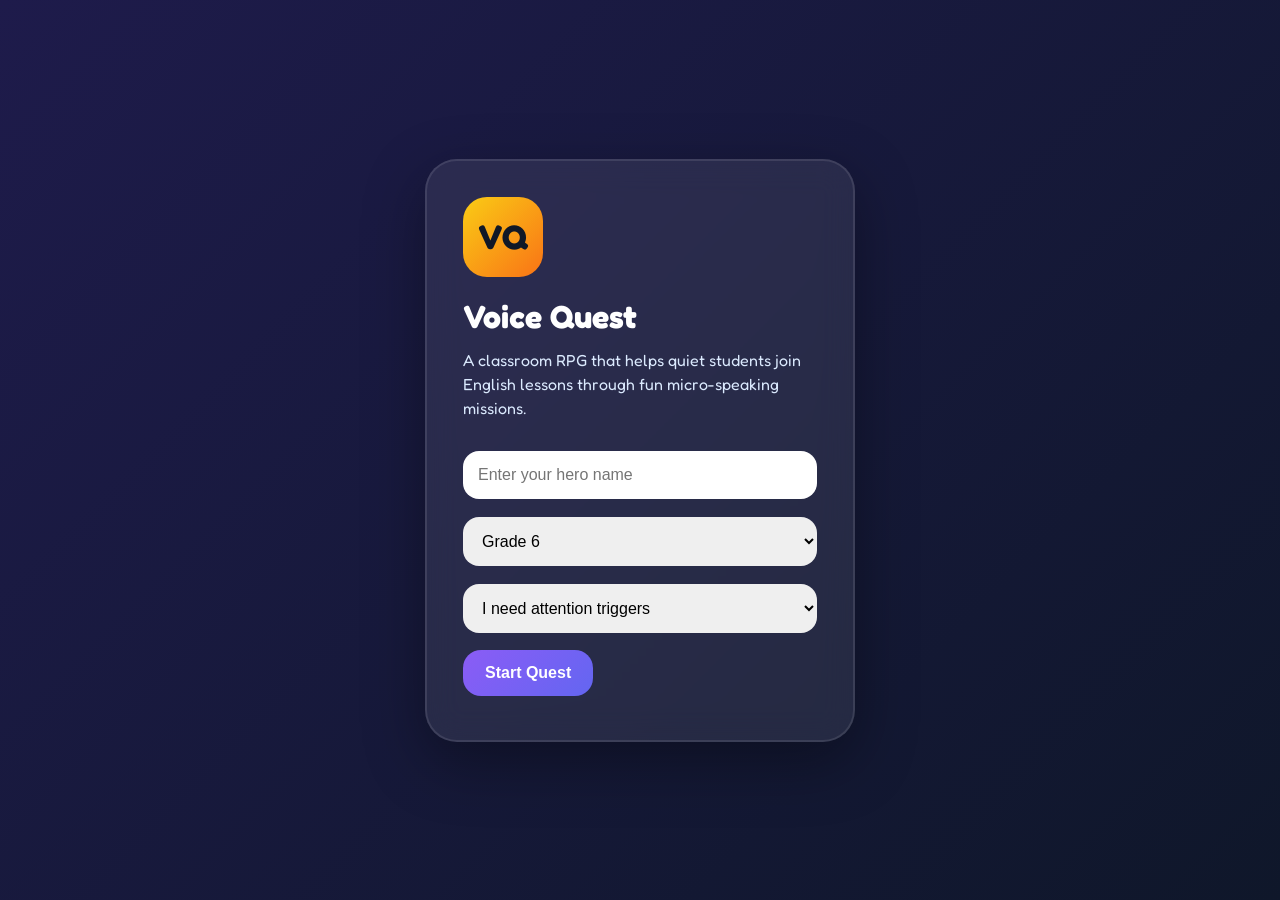
<file: index.html>
<!DOCTYPE html>
<html lang="en">
<head>
  <meta charset="UTF-8" />
  <title>Voice Quest | Classroom RPG</title>
  <link rel="stylesheet" href="css/style.css" />
</head>
<body class="home">

<div class="login-card">
  <div class="logo">VQ</div>

  <h1>Voice Quest</h1>
  <p class="subtitle">
    A classroom RPG that helps quiet students join English lessons through fun micro-speaking missions.
  </p>

  <input id="studentName" placeholder="Enter your hero name" />

  <select id="grade">
    <option value="6">Grade 6</option>
    <option value="7">Grade 7</option>
  </select>

  <select id="level">
    <option value="support">I need attention triggers</option>
    <option value="average">I can speak with help</option>
    <option value="confident">I can speak confidently</option>
  </select>

  <button onclick="startGame()">Start Quest</button>
</div>

<script src="js/data.js"></script>
<script src="js/app.js"></script>
</body>
</html>
</file>
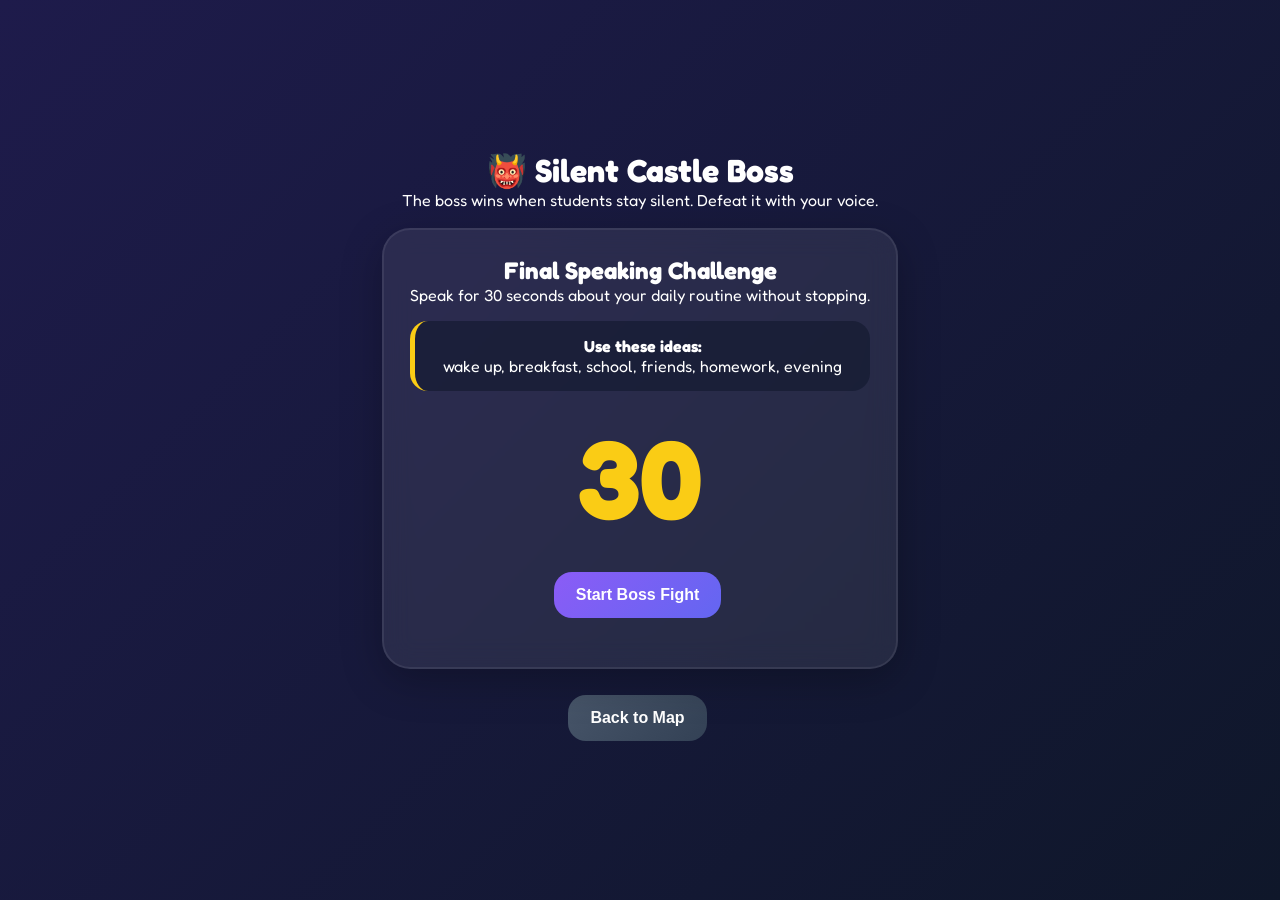
<file: boss-level.html>
<!DOCTYPE html>
<html lang="en">
<head>
  <meta charset="UTF-8" />
  <title>Voice Quest | Boss Level</title>
  <link rel="stylesheet" href="css/style.css" />
</head>
<body class="boss-body">

<div class="boss-screen">
  <h1>👹 Silent Castle Boss</h1>
  <p>The boss wins when students stay silent. Defeat it with your voice.</p>

  <div class="boss-card">
    <h2>Final Speaking Challenge</h2>
    <p>Speak for 30 seconds about your daily routine without stopping.</p>

    <div class="example-box">
      <b>Use these ideas:</b>
      <p>wake up, breakfast, school, friends, homework, evening</p>
    </div>

    <div id="bossTimer">30</div>

    <button onclick="startBossFight()">Start Boss Fight</button>
    <p id="bossResult"></p>
  </div>

  <button class="secondary" onclick="location.href='map.html'">Back to Map</button>
</div>

<script src="js/app.js"></script>
<script src="js/boss.js"></script>
</body>
</html>
</file>
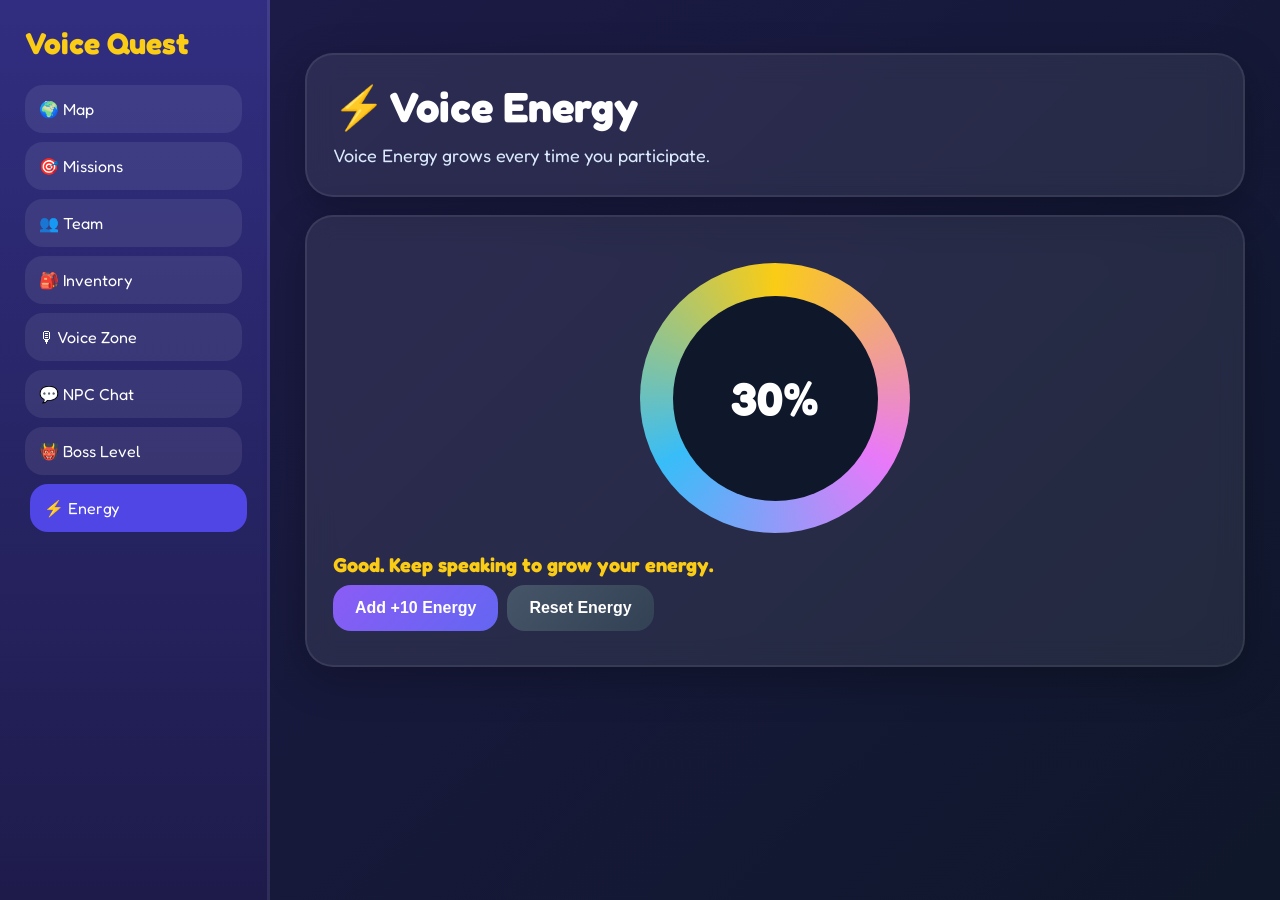
<file: energy.html>
<!DOCTYPE html>
<html lang="en">
<head>
  <meta charset="UTF-8" />
  <title>Voice Quest | Energy</title>
  <link rel="stylesheet" href="css/style.css" />
</head>
<body>

<div class="game-layout">
  <aside class="sidebar">
    <h2>Voice Quest</h2>
    <a href="map.html">🌍 Map</a>
    <a href="missions.html">🎯 Missions</a>
    <a href="team.html">👥 Team</a>
    <a href="inventory.html">🎒 Inventory</a>
    <a href="voice-zone.html">🎙 Voice Zone</a>
    <a href="npc-chat.html">💬 NPC Chat</a>
    <a href="boss-level.html">👹 Boss Level</a>
    <a class="active" href="energy.html">⚡ Energy</a>
  </aside>

  <main>
    <div class="top-card">
      <h1>⚡ Voice Energy</h1>
      <p>Voice Energy grows every time you participate.</p>
    </div>

    <div class="energy-big-card">
      <div class="energy-circle">
        <span id="energyValue">0%</span>
      </div>

      <p id="energyMessage"></p>

      <button onclick="addEnergy(10)">Add +10 Energy</button>
      <button class="secondary" onclick="resetEnergy()">Reset Energy</button>
    </div>
  </main>
</div>

<script src="js/app.js"></script>
<script src="js/energy.js"></script>
</body>
</html>
</file>
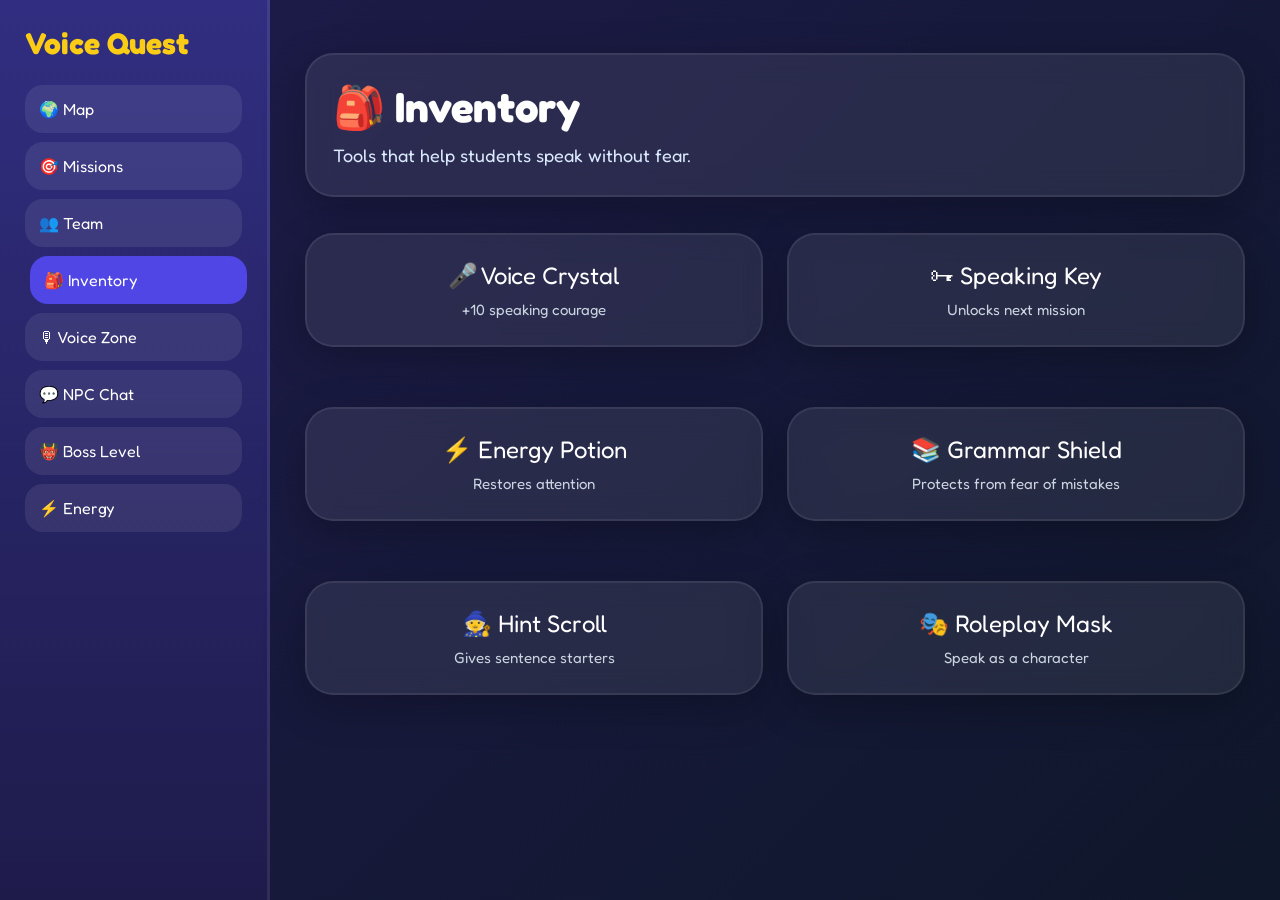
<file: inventory.html>
<!DOCTYPE html>
<html lang="en">
<head>
  <meta charset="UTF-8" />
  <title>Voice Quest | Inventory</title>
  <link rel="stylesheet" href="css/style.css" />
</head>
<body>

<div class="game-layout">
  <aside class="sidebar">
    <h2>Voice Quest</h2>
    <a href="map.html">🌍 Map</a>
    <a href="missions.html">🎯 Missions</a>
    <a href="team.html">👥 Team</a>
    <a class="active" href="inventory.html">🎒 Inventory</a>
    <a href="voice-zone.html">🎙 Voice Zone</a>
    <a href="npc-chat.html">💬 NPC Chat</a>
    <a href="boss-level.html">👹 Boss Level</a>
    <a href="energy.html">⚡ Energy</a>
  </aside>

  <main>
    <div class="top-card">
      <h1>🎒 Inventory</h1>
      <p>Tools that help students speak without fear.</p>
    </div>

    <div class="inventory-grid">
      <div class="item">🎤 Voice Crystal <span>+10 speaking courage</span></div>
      <div class="item">🗝 Speaking Key <span>Unlocks next mission</span></div>
      <div class="item">⚡ Energy Potion <span>Restores attention</span></div>
      <div class="item">📚 Grammar Shield <span>Protects from fear of mistakes</span></div>
      <div class="item">🧙 Hint Scroll <span>Gives sentence starters</span></div>
      <div class="item">🎭 Roleplay Mask <span>Speak as a character</span></div>
    </div>
  </main>
</div>

<script src="js/app.js"></script>
</body>
</html>
</file>
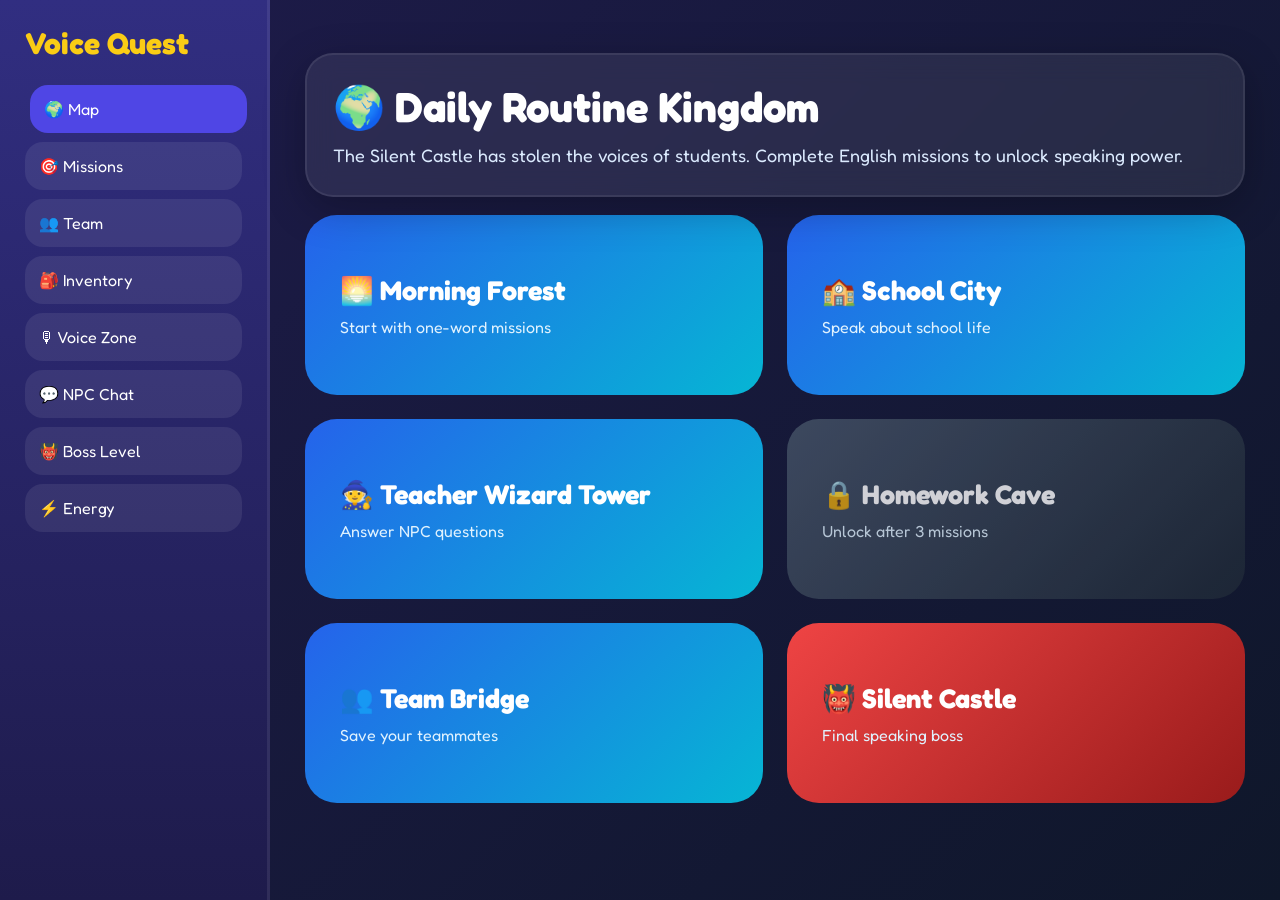
<file: map.html>
<!DOCTYPE html>
<html lang="en">
<head>
  <meta charset="UTF-8" />
  <title>Voice Quest | Map</title>
  <link rel="stylesheet" href="css/style.css" />
</head>
<body>

<div class="game-layout">
  <aside class="sidebar">
    <h2>Voice Quest</h2>
    <a class="active" href="map.html">🌍 Map</a>
    <a href="missions.html">🎯 Missions</a>
    <a href="team.html">👥 Team</a>
    <a href="inventory.html">🎒 Inventory</a>
    <a href="voice-zone.html">🎙 Voice Zone</a>
    <a href="npc-chat.html">💬 NPC Chat</a>
    <a href="boss-level.html">👹 Boss Level</a>
    <a href="energy.html">⚡ Energy</a>
  </aside>

  <main>
    <div class="top-card">
      <h1>🌍 Daily Routine Kingdom</h1>
      <p>
        The Silent Castle has stolen the voices of students. Complete English missions to unlock speaking power.
      </p>
    </div>

    <div class="map-grid">
      <div class="zone active" onclick="location.href='missions.html'">
        🌅 Morning Forest
        <span>Start with one-word missions</span>
      </div>

      <div class="zone active" onclick="location.href='voice-zone.html'">
        🏫 School City
        <span>Speak about school life</span>
      </div>

      <div class="zone active" onclick="location.href='npc-chat.html'">
        🧙 Teacher Wizard Tower
        <span>Answer NPC questions</span>
      </div>

      <div class="zone locked">
        🔒 Homework Cave
        <span>Unlock after 3 missions</span>
      </div>

      <div class="zone active" onclick="location.href='team.html'">
        👥 Team Bridge
        <span>Save your teammates</span>
      </div>

      <div class="zone boss" onclick="location.href='boss-level.html'">
        👹 Silent Castle
        <span>Final speaking boss</span>
      </div>
    </div>
  </main>
</div>

<script src="js/app.js"></script>
</body>
</html>
</file>
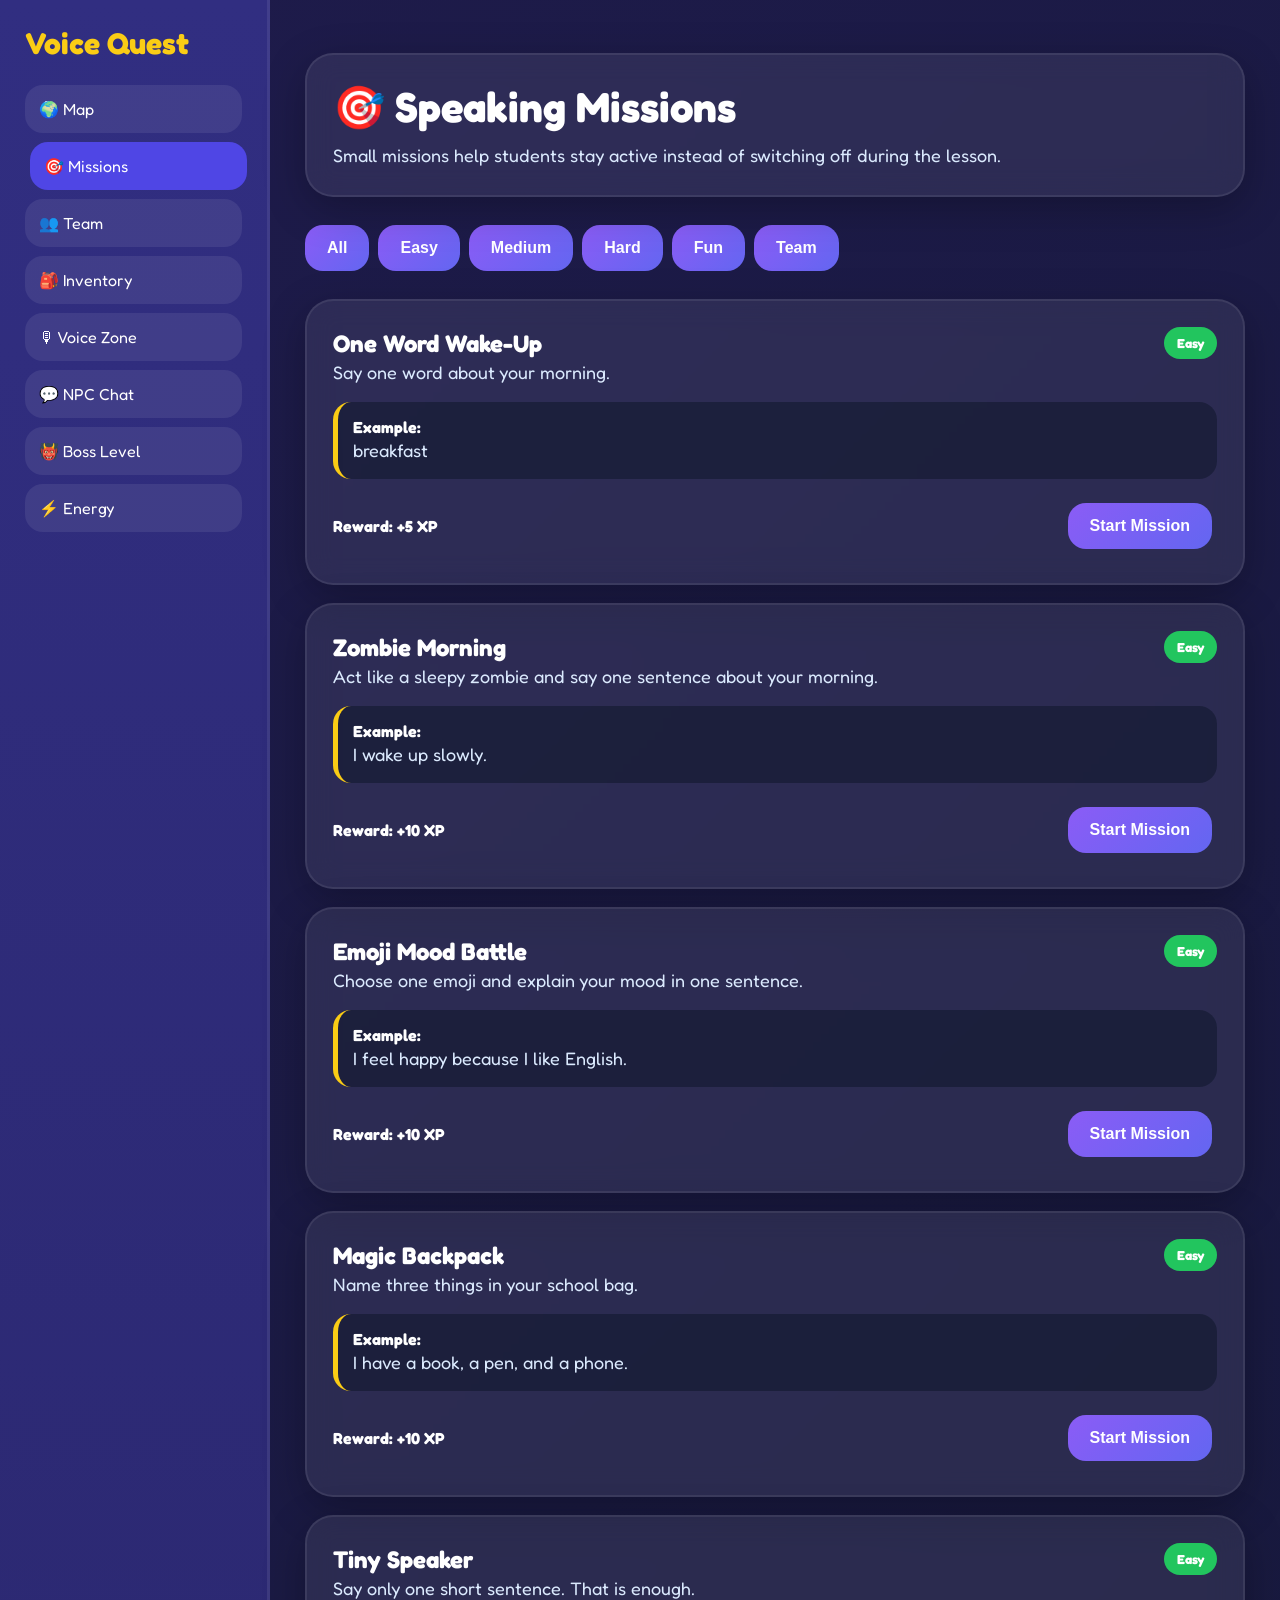
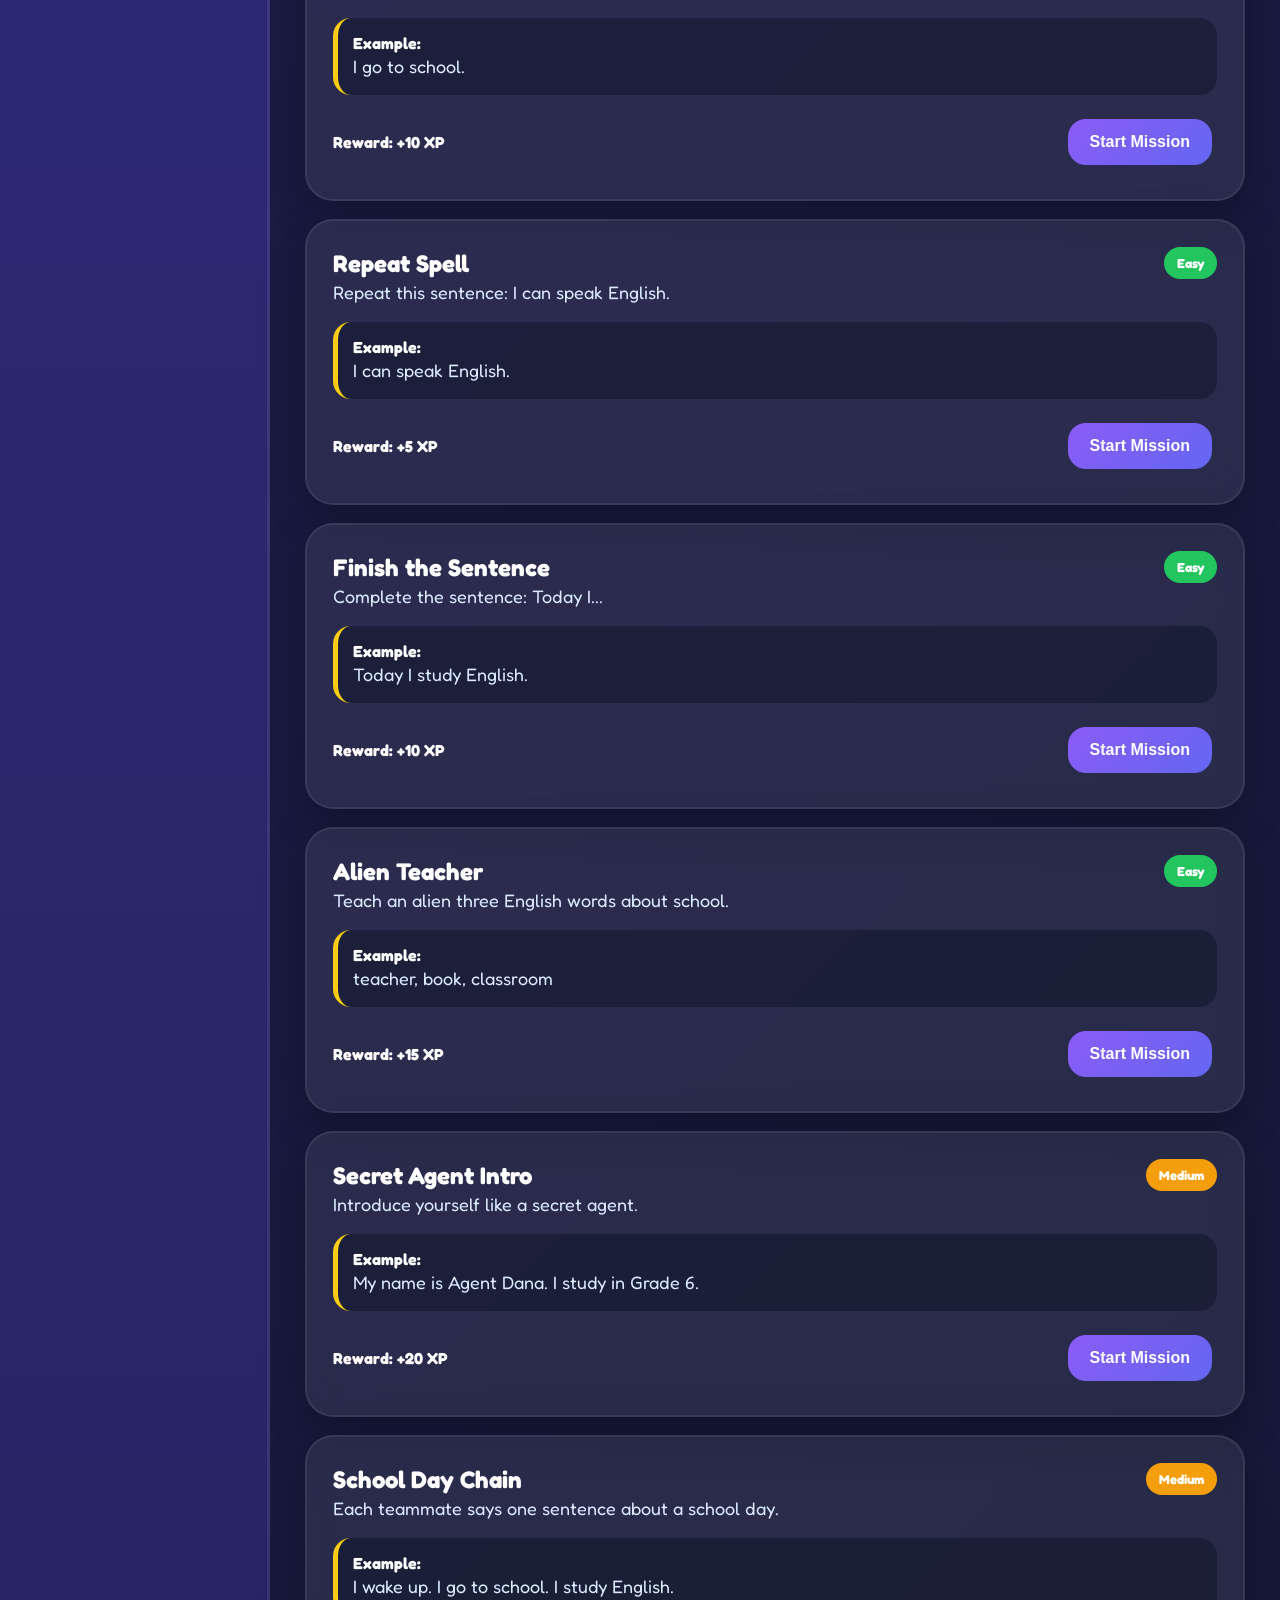
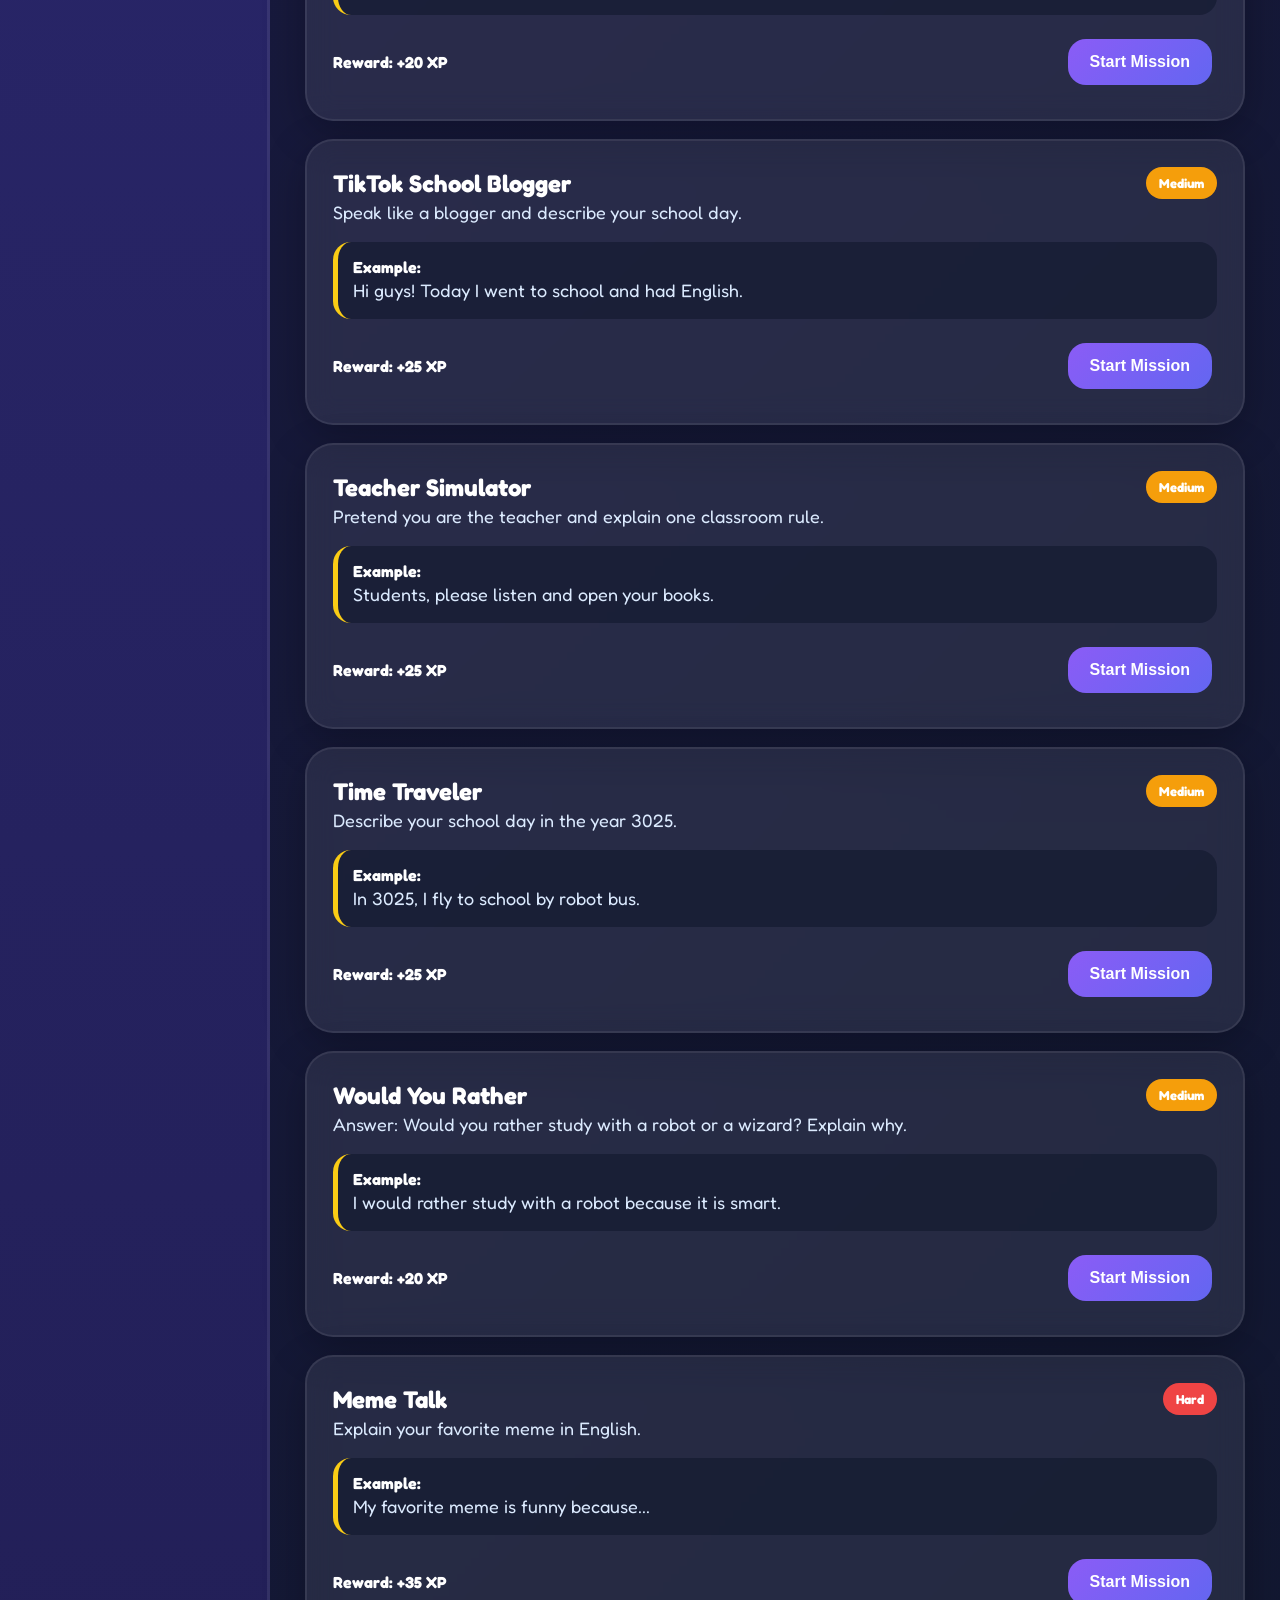
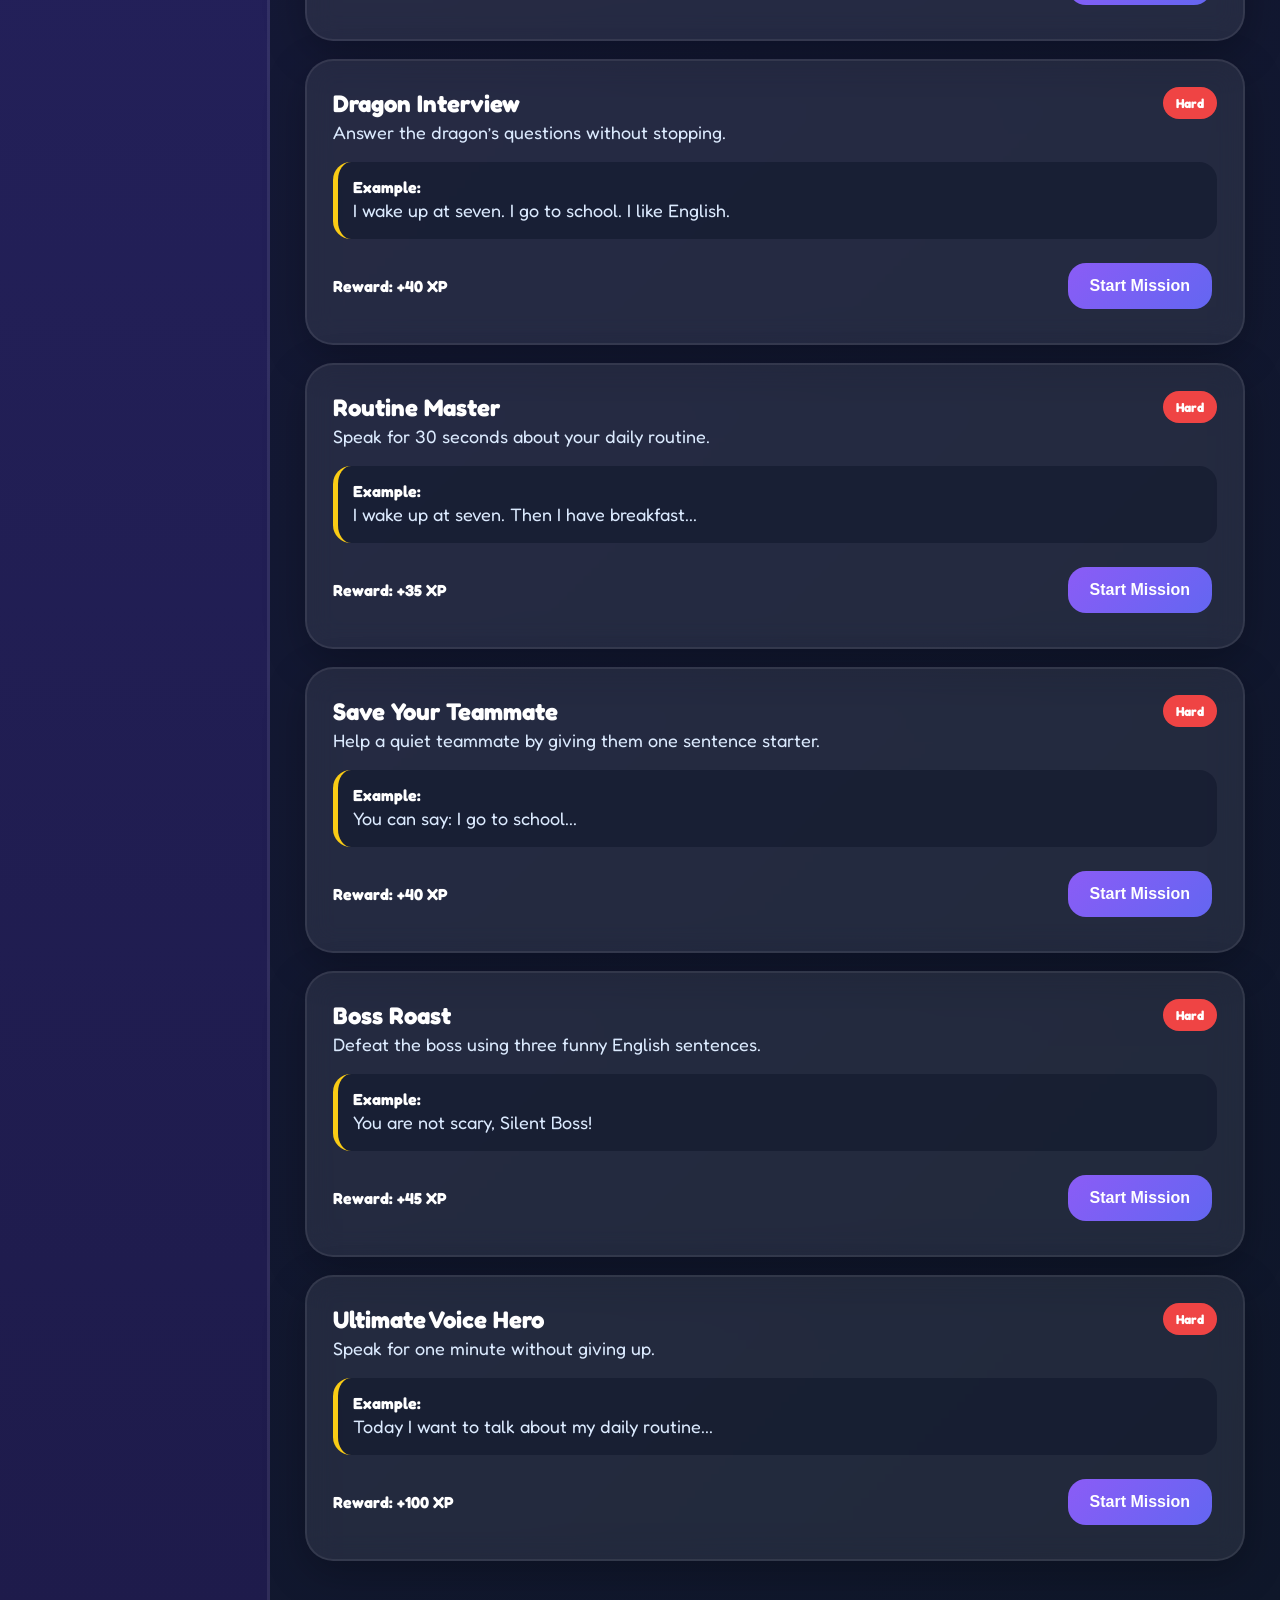
<file: missions.html>
<!DOCTYPE html>
<html lang="en">
<head>
  <meta charset="UTF-8" />
  <title>Voice Quest | Missions</title>
  <link rel="stylesheet" href="css/style.css" />
</head>
<body>

<div class="game-layout">
  <aside class="sidebar">
    <h2>Voice Quest</h2>
    <a href="map.html">🌍 Map</a>
    <a class="active" href="missions.html">🎯 Missions</a>
    <a href="team.html">👥 Team</a>
    <a href="inventory.html">🎒 Inventory</a>
    <a href="voice-zone.html">🎙 Voice Zone</a>
    <a href="npc-chat.html">💬 NPC Chat</a>
    <a href="boss-level.html">👹 Boss Level</a>
    <a href="energy.html">⚡ Energy</a>
  </aside>

  <main>
    <div class="top-card">
      <h1>🎯 Speaking Missions</h1>
      <p>Small missions help students stay active instead of switching off during the lesson.</p>
    </div>

    <div class="filters">
      <button onclick="filterMissions('all')">All</button>
      <button onclick="filterMissions('Easy')">Easy</button>
      <button onclick="filterMissions('Medium')">Medium</button>
      <button onclick="filterMissions('Hard')">Hard</button>
      <button onclick="filterMissions('Fun')">Fun</button>
      <button onclick="filterMissions('Team')">Team</button>
    </div>

    <div id="missionsContainer"></div>
  </main>
</div>

<script src="js/data.js"></script>
<script src="js/app.js"></script>
<script src="js/missions.js"></script>
</body>
</html>
</file>
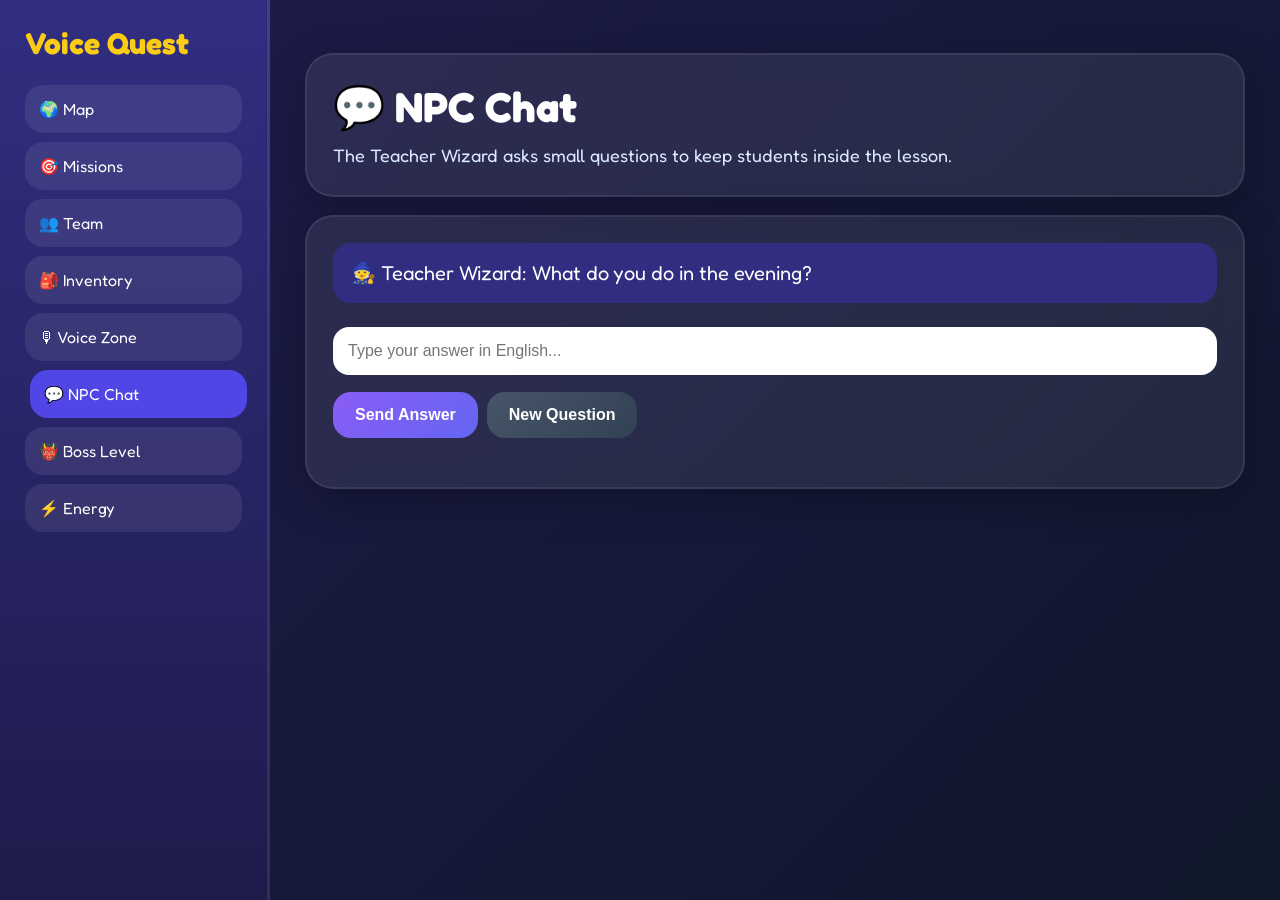
<file: npc-chat.html>
<!DOCTYPE html>
<html lang="en">
<head>
  <meta charset="UTF-8" />
  <title>Voice Quest | NPC Chat</title>
  <link rel="stylesheet" href="css/style.css" />
</head>
<body>

<div class="game-layout">
  <aside class="sidebar">
    <h2>Voice Quest</h2>
    <a href="map.html">🌍 Map</a>
    <a href="missions.html">🎯 Missions</a>
    <a href="team.html">👥 Team</a>
    <a href="inventory.html">🎒 Inventory</a>
    <a href="voice-zone.html">🎙 Voice Zone</a>
    <a class="active" href="npc-chat.html">💬 NPC Chat</a>
    <a href="boss-level.html">👹 Boss Level</a>
    <a href="energy.html">⚡ Energy</a>
  </aside>

  <main>
    <div class="top-card">
      <h1>💬 NPC Chat</h1>
      <p>The Teacher Wizard asks small questions to keep students inside the lesson.</p>
    </div>

    <div class="chat-box">
      <div class="npc-message" id="npcQuestion"></div>

      <input id="npcInput" placeholder="Type your answer in English..." />

      <button onclick="sendNPC()">Send Answer</button>
      <button class="secondary" onclick="newQuestion()">New Question</button>

      <div id="npcReply"></div>
    </div>
  </main>
</div>

<script src="js/data.js"></script>
<script src="js/app.js"></script>
<script src="js/npc.js"></script>
</body>
</html>
</file>
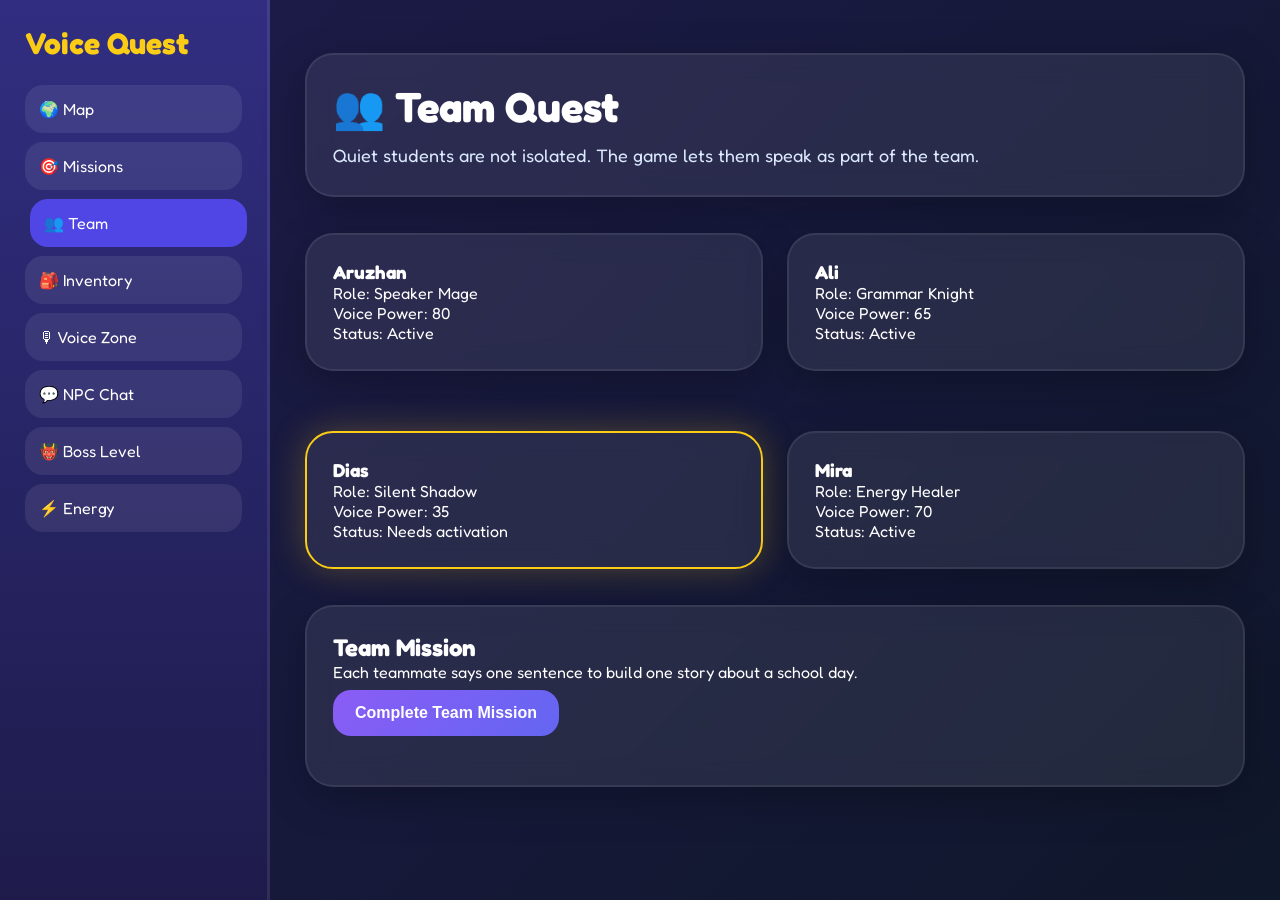
<file: team.html>
<!DOCTYPE html>
<html lang="en">
<head>
  <meta charset="UTF-8" />
  <title>Voice Quest | Team</title>
  <link rel="stylesheet" href="css/style.css" />
</head>
<body>

<div class="game-layout">
  <aside class="sidebar">
    <h2>Voice Quest</h2>
    <a href="map.html">🌍 Map</a>
    <a href="missions.html">🎯 Missions</a>
    <a class="active" href="team.html">👥 Team</a>
    <a href="inventory.html">🎒 Inventory</a>
    <a href="voice-zone.html">🎙 Voice Zone</a>
    <a href="npc-chat.html">💬 NPC Chat</a>
    <a href="boss-level.html">👹 Boss Level</a>
    <a href="energy.html">⚡ Energy</a>
  </aside>

  <main>
    <div class="top-card">
      <h1>👥 Team Quest</h1>
      <p>Quiet students are not isolated. The game lets them speak as part of the team.</p>
    </div>

    <div class="team-grid" id="teamGrid"></div>

    <div class="card">
      <h2>Team Mission</h2>
      <p>Each teammate says one sentence to build one story about a school day.</p>
      <button onclick="completeTeamMission()">Complete Team Mission</button>
      <p id="teamResult"></p>
    </div>
  </main>
</div>

<script src="js/app.js"></script>
<script src="js/team.js"></script>
</body>
</html>
</file>
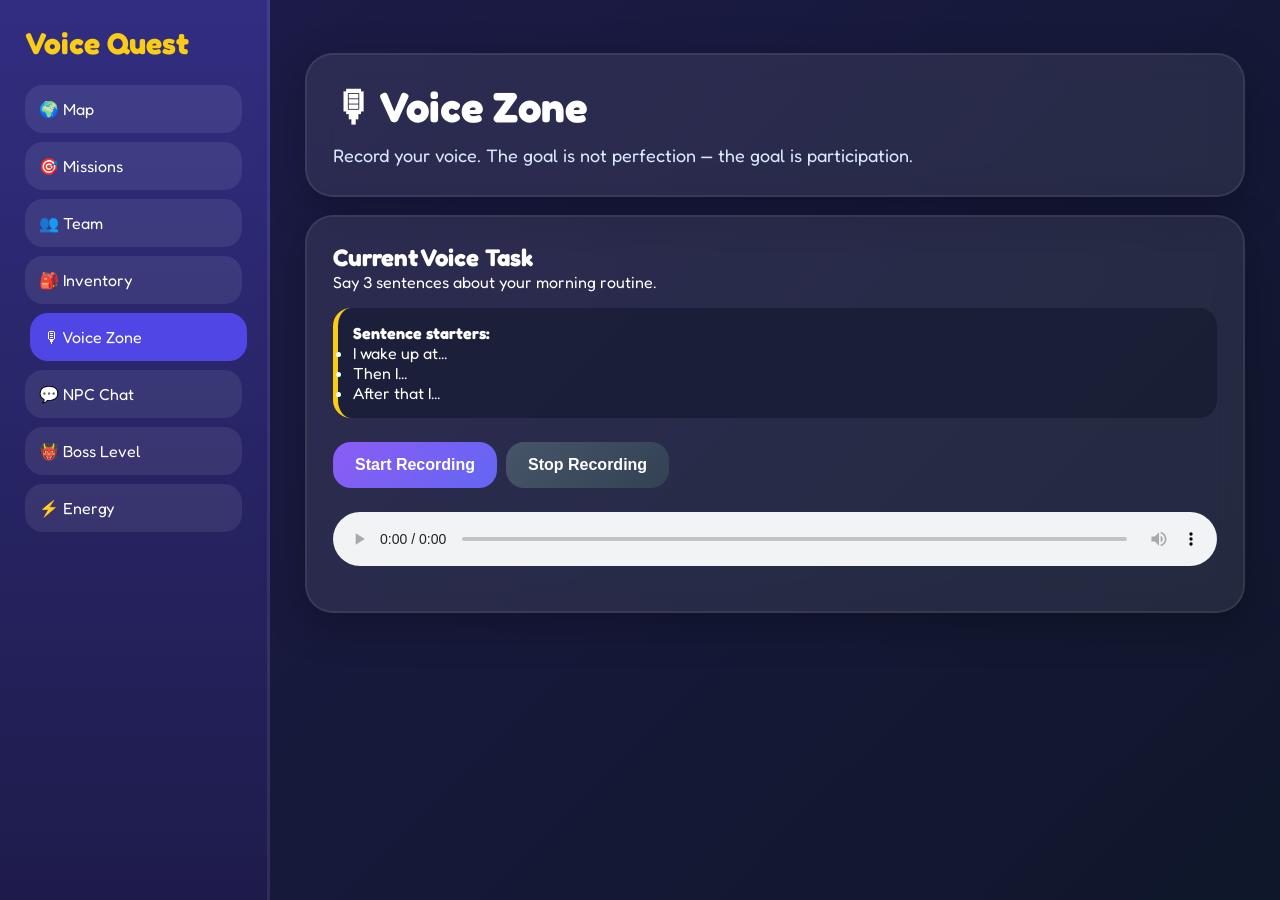
<file: voice-zone.html>
<!DOCTYPE html>
<html lang="en">
<head>
  <meta charset="UTF-8" />
  <title>Voice Quest | Voice Zone</title>
  <link rel="stylesheet" href="css/style.css" />
</head>
<body>

<div class="game-layout">
  <aside class="sidebar">
    <h2>Voice Quest</h2>
    <a href="map.html">🌍 Map</a>
    <a href="missions.html">🎯 Missions</a>
    <a href="team.html">👥 Team</a>
    <a href="inventory.html">🎒 Inventory</a>
    <a class="active" href="voice-zone.html">🎙 Voice Zone</a>
    <a href="npc-chat.html">💬 NPC Chat</a>
    <a href="boss-level.html">👹 Boss Level</a>
    <a href="energy.html">⚡ Energy</a>
  </aside>

  <main>
    <div class="top-card">
      <h1>🎙 Voice Zone</h1>
      <p>Record your voice. The goal is not perfection — the goal is participation.</p>
    </div>

    <div class="voice-card">
      <h2>Current Voice Task</h2>
      <p id="voiceTask">Say 3 sentences about your morning routine.</p>

      <div class="example-box">
        <b>Sentence starters:</b>
        <ul>
          <li>I wake up at...</li>
          <li>Then I...</li>
          <li>After that I...</li>
        </ul>
      </div>

      <button onclick="startRecording()">Start Recording</button>
      <button class="secondary" onclick="stopRecording()">Stop Recording</button>

      <audio id="audioPlayer" controls></audio>
      <p id="voiceResult"></p>
    </div>
  </main>
</div>

<script src="js/app.js"></script>
<script src="js/voice.js"></script>
</body>
</html>
</file>
<file: css/style.css>
@import url('https://fonts.googleapis.com/css2?family=Fredoka:wght@400;500;600;700&display=swap');

* {
  margin: 0;
  padding: 0;
  box-sizing: border-box;
}

body {
  background: linear-gradient(135deg, #1e1b4b, #0f172a);
  color: white;
  font-family: 'Fredoka', sans-serif;
  min-height: 100vh;
}

.home {
  display: grid;
  place-items: center;
}

.login-card {
  width: 430px;
  padding: 36px;
  border-radius: 32px;
  background: rgba(255,255,255,0.08);
  backdrop-filter: blur(16px);
  box-shadow: 0 20px 60px rgba(0,0,0,0.35);
  border: 2px solid rgba(255,255,255,0.1);
}

.logo {
  width: 80px;
  height: 80px;
  border-radius: 24px;
  background: linear-gradient(135deg, #facc15, #f97316);
  color: #111827;
  display: grid;
  place-items: center;
  font-size: 34px;
  font-weight: 900;
  margin-bottom: 20px;
}

.subtitle {
  margin: 12px 0 22px;
  color: #dbeafe;
  line-height: 1.5;
}

input,
select {
  width: 100%;
  padding: 15px;
  border-radius: 16px;
  border: none;
  margin: 9px 0;
  font-size: 16px;
}

button {
  padding: 14px 22px;
  border: none;
  border-radius: 18px;
  background: linear-gradient(135deg, #8b5cf6, #6366f1);
  color: white;
  font-size: 16px;
  font-weight: 700;
  cursor: pointer;
  margin: 8px 5px 8px 0;
  transition: 0.25s;
}

button:hover {
  transform: scale(1.05);
}

.secondary {
  background: linear-gradient(135deg, #475569, #334155);
}

.game-layout {
  display: grid;
  grid-template-columns: 270px 1fr;
  min-height: 100vh;
}

.sidebar {
  background: linear-gradient(180deg, #312e81, #1e1b4b);
  padding: 25px;
  border-right: 3px solid rgba(255,255,255,0.08);
}

.sidebar h2 {
  font-size: 30px;
  margin-bottom: 24px;
  color: #facc15;
}

.sidebar a {
  display: block;
  text-decoration: none;
  color: white;
  padding: 14px;
  border-radius: 18px;
  margin: 9px 0;
  background: rgba(255,255,255,0.08);
  transition: 0.25s;
}

.sidebar a:hover,
.sidebar a.active {
  background: #4f46e5;
  transform: translateX(5px);
}

main {
  padding: 35px;
}

.top-card,
.card,
.mission-card,
.player-card,
.item,
.voice-card,
.chat-box,
.boss-card,
.energy-big-card {
  background: rgba(255,255,255,0.08);
  backdrop-filter: blur(14px);
  border: 2px solid rgba(255,255,255,0.08);
  border-radius: 28px;
  padding: 26px;
  margin: 18px 0;
  box-shadow: 0 12px 40px rgba(0,0,0,0.25);
}

.top-card h1 {
  font-size: 42px;
  margin-bottom: 10px;
}

.top-card p,
.mission-card p {
  color: #dbeafe;
  font-size: 18px;
  line-height: 1.5;
}

.map-grid,
.team-grid,
.inventory-grid {
  display: grid;
  grid-template-columns: repeat(2, 1fr);
  gap: 24px;
}

.zone {
  min-height: 180px;
  border-radius: 32px;
  padding: 35px;
  font-size: 27px;
  font-weight: 800;
  cursor: pointer;
  transition: 0.25s;
  display: flex;
  flex-direction: column;
  justify-content: center;
}

.zone span {
  font-size: 16px;
  font-weight: 400;
  margin-top: 10px;
  color: #e0f2fe;
}

.zone:hover {
  transform: scale(1.04);
}

.active {
  background: linear-gradient(135deg, #2563eb, #06b6d4);
}

.locked {
  background: linear-gradient(135deg, #475569, #1f2937);
  opacity: 0.8;
}

.boss {
  background: linear-gradient(135deg, #ef4444, #991b1b);
  animation: pulse 2s infinite;
}

@keyframes pulse {
  50% {
    box-shadow: 0 0 45px rgba(239, 68, 68, 0.8);
  }
}

.filters {
  margin: 20px 0;
}

.mission-card {
  transition: 0.25s;
}

.mission-card:hover {
  transform: translateY(-5px);
}

.mission-top,
.mission-bottom {
  display: flex;
  justify-content: space-between;
  align-items: center;
  gap: 12px;
}

.mission-top span {
  padding: 8px 13px;
  border-radius: 999px;
  font-size: 13px;
  font-weight: 800;
}

.easy {
  background: #22c55e;
}

.medium {
  background: #f59e0b;
}

.hard {
  background: #ef4444;
}

.example-box {
  background: rgba(15, 23, 42, 0.55);
  border-left: 5px solid #facc15;
  padding: 15px;
  border-radius: 18px;
  margin: 16px 0;
}

.item {
  font-size: 24px;
  text-align: center;
}

.item span {
  display: block;
  font-size: 15px;
  color: #cbd5e1;
  margin-top: 10px;
}

.passive {
  border-color: #facc15;
  box-shadow: 0 0 35px rgba(250, 204, 21, 0.25);
}

audio {
  width: 100%;
  margin-top: 16px;
}

.npc-message {
  background: #312e81;
  padding: 18px;
  border-radius: 18px;
  margin-bottom: 15px;
  font-size: 20px;
}

#npcReply,
#voiceResult,
#teamResult,
#bossResult,
#energyMessage {
  margin-top: 15px;
  color: #facc15;
  font-size: 20px;
  font-weight: 700;
}

.boss-body {
  display: grid;
  place-items: center;
}

.boss-screen {
  max-width: 850px;
  text-align: center;
  padding: 40px;
}

#bossTimer {
  font-size: 110px;
  font-weight: 900;
  color: #facc15;
  margin: 20px 0;
}

.energy-circle {
  width: 270px;
  height: 270px;
  border-radius: 50%;
  background: conic-gradient(#facc15, #e879f9, #38bdf8, #facc15);
  display: grid;
  place-items: center;
  margin: 20px auto;
  animation: spin 8s linear infinite;
}

.energy-circle span {
  width: 205px;
  height: 205px;
  background: #0f172a;
  border-radius: 50%;
  display: grid;
  place-items: center;
  font-size: 46px;
  font-weight: 900;
}

@keyframes spin {
  100% {
    transform: rotate(360deg);
  }
}

.xp-popup {
  position: fixed;
  top: 36px;
  right: 36px;
  background: #22c55e;
  color: white;
  padding: 18px 26px;
  border-radius: 18px;
  font-size: 22px;
  font-weight: 800;
  animation: pop 1.8s forwards;
  z-index: 100;
}

@keyframes pop {
  0% {
    transform: translateY(20px);
    opacity: 0;
  }

  20% {
    transform: translateY(0);
    opacity: 1;
  }

  100% {
    transform: translateY(-45px);
    opacity: 0;
  }
}

@media (max-width: 900px) {
  .game-layout {
    grid-template-columns: 1fr;
  }

  .map-grid,
  .team-grid,
  .inventory-grid {
    grid-template-columns: 1fr;
  }
}
</file>
